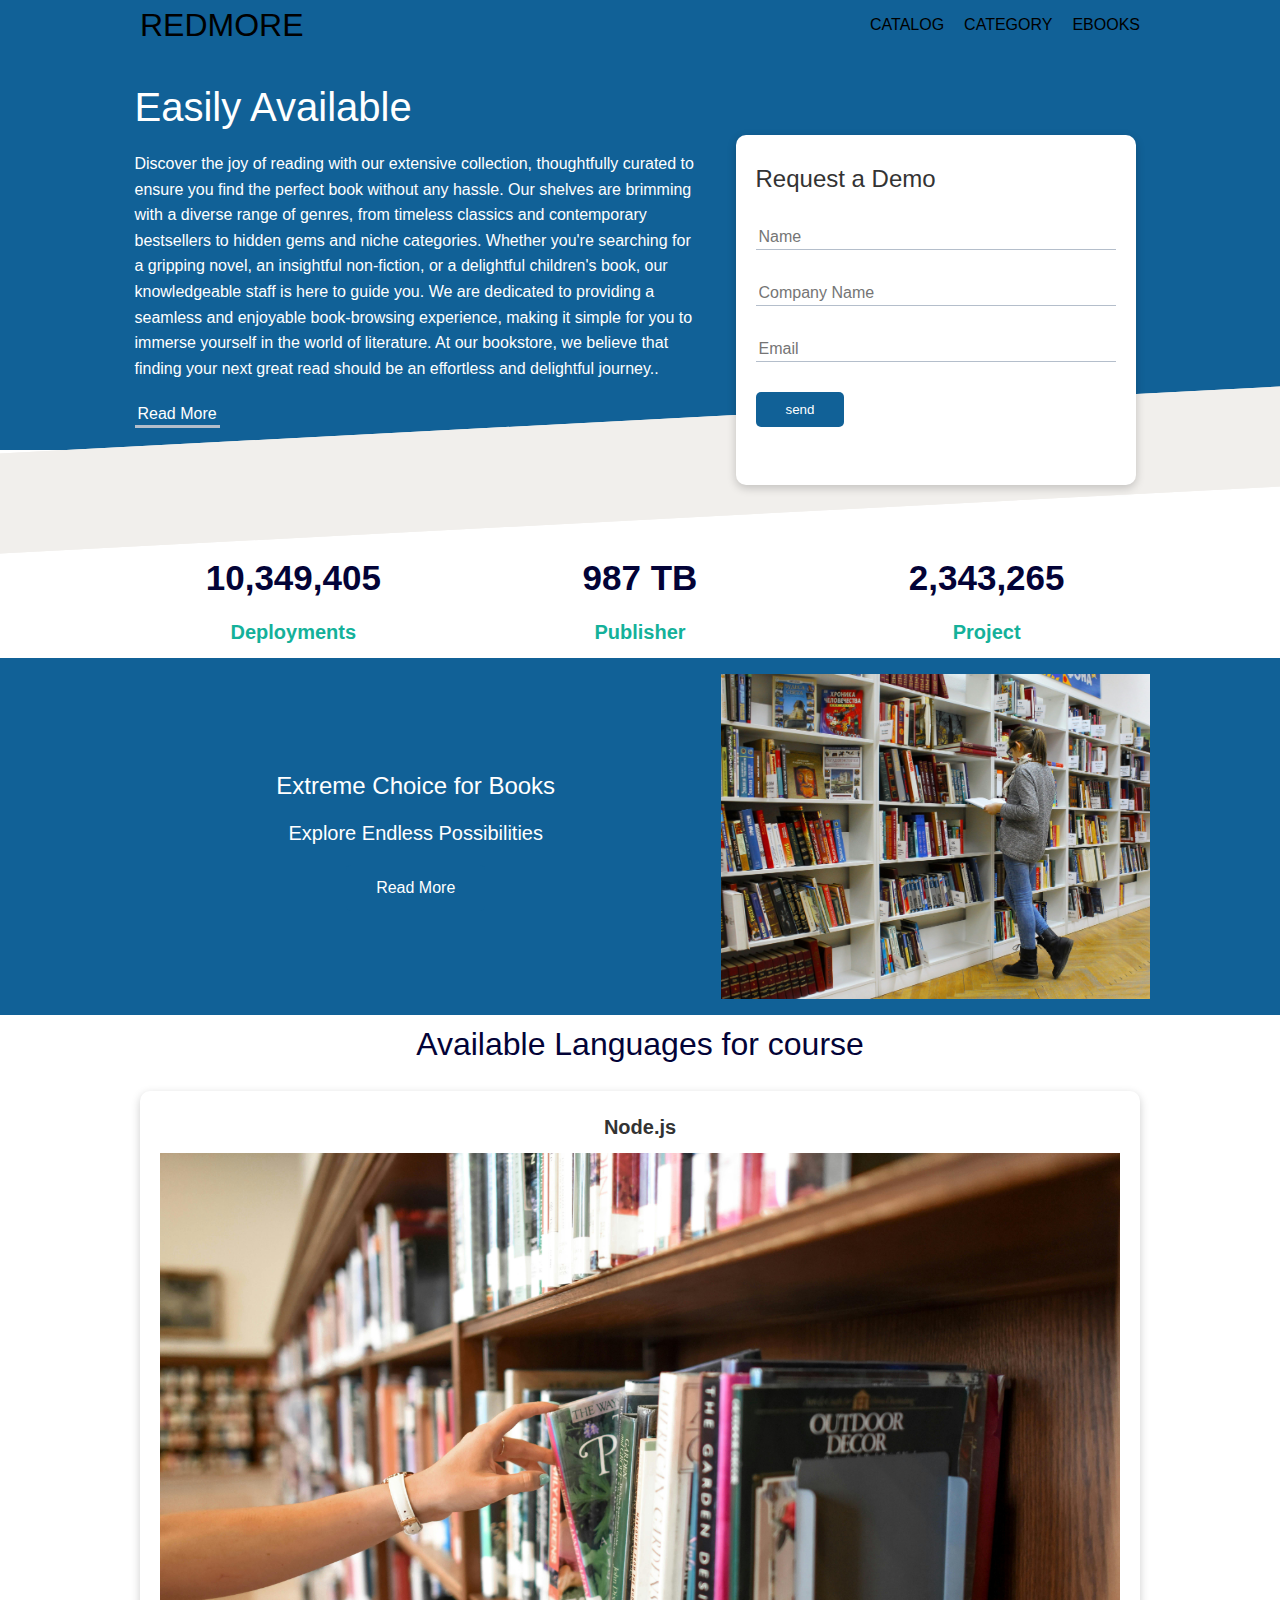
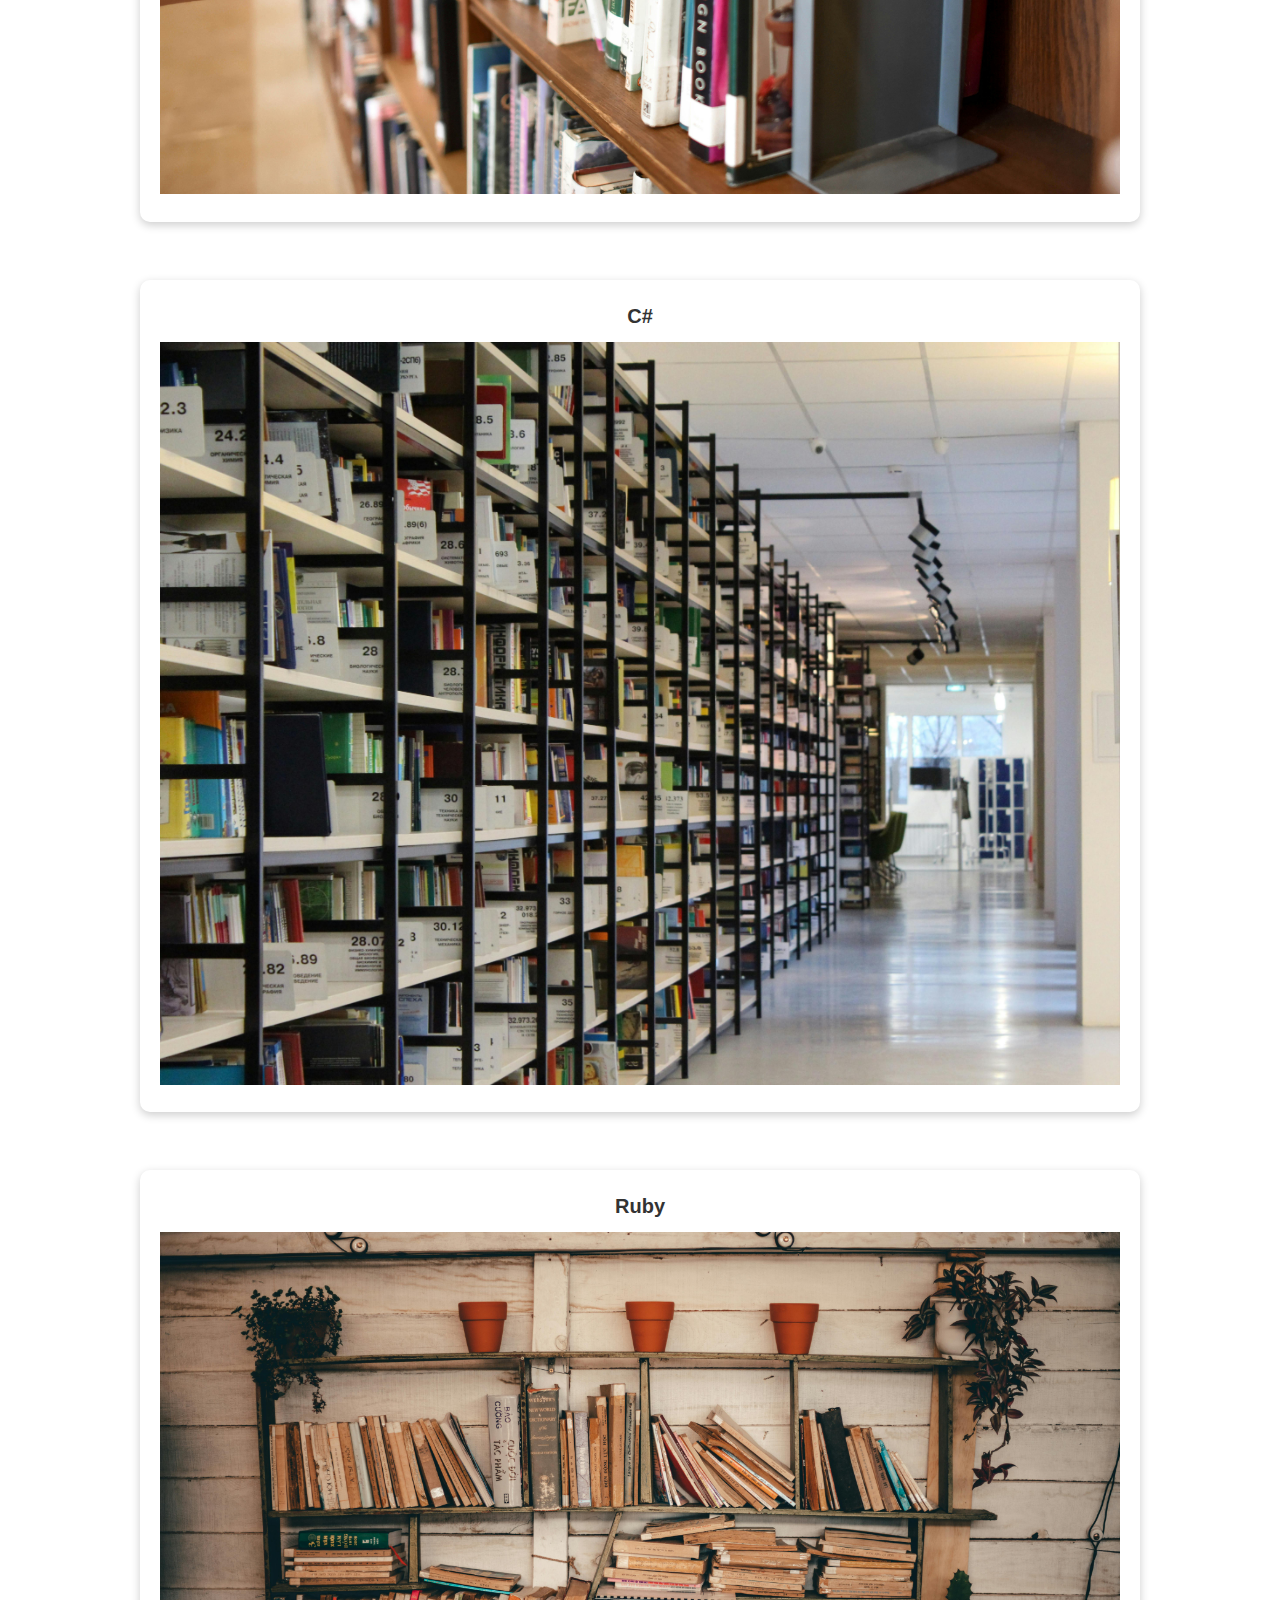
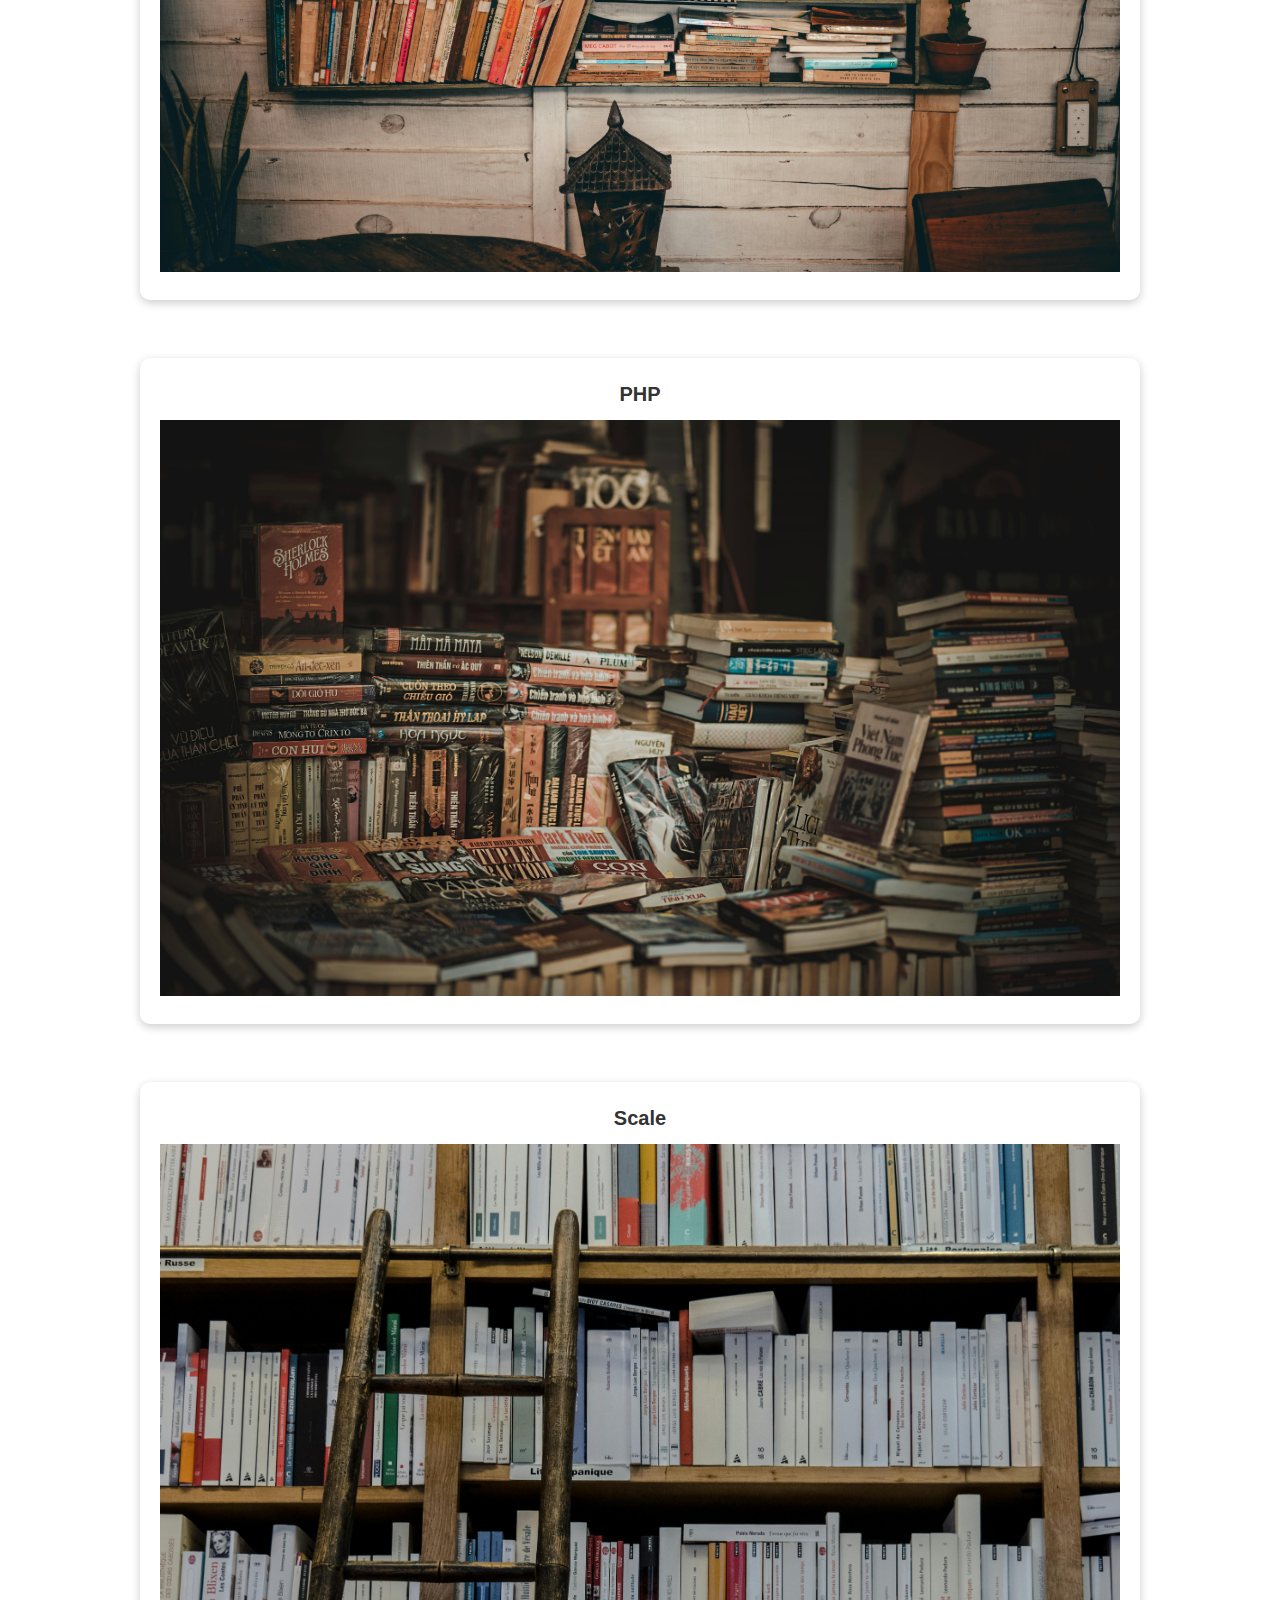
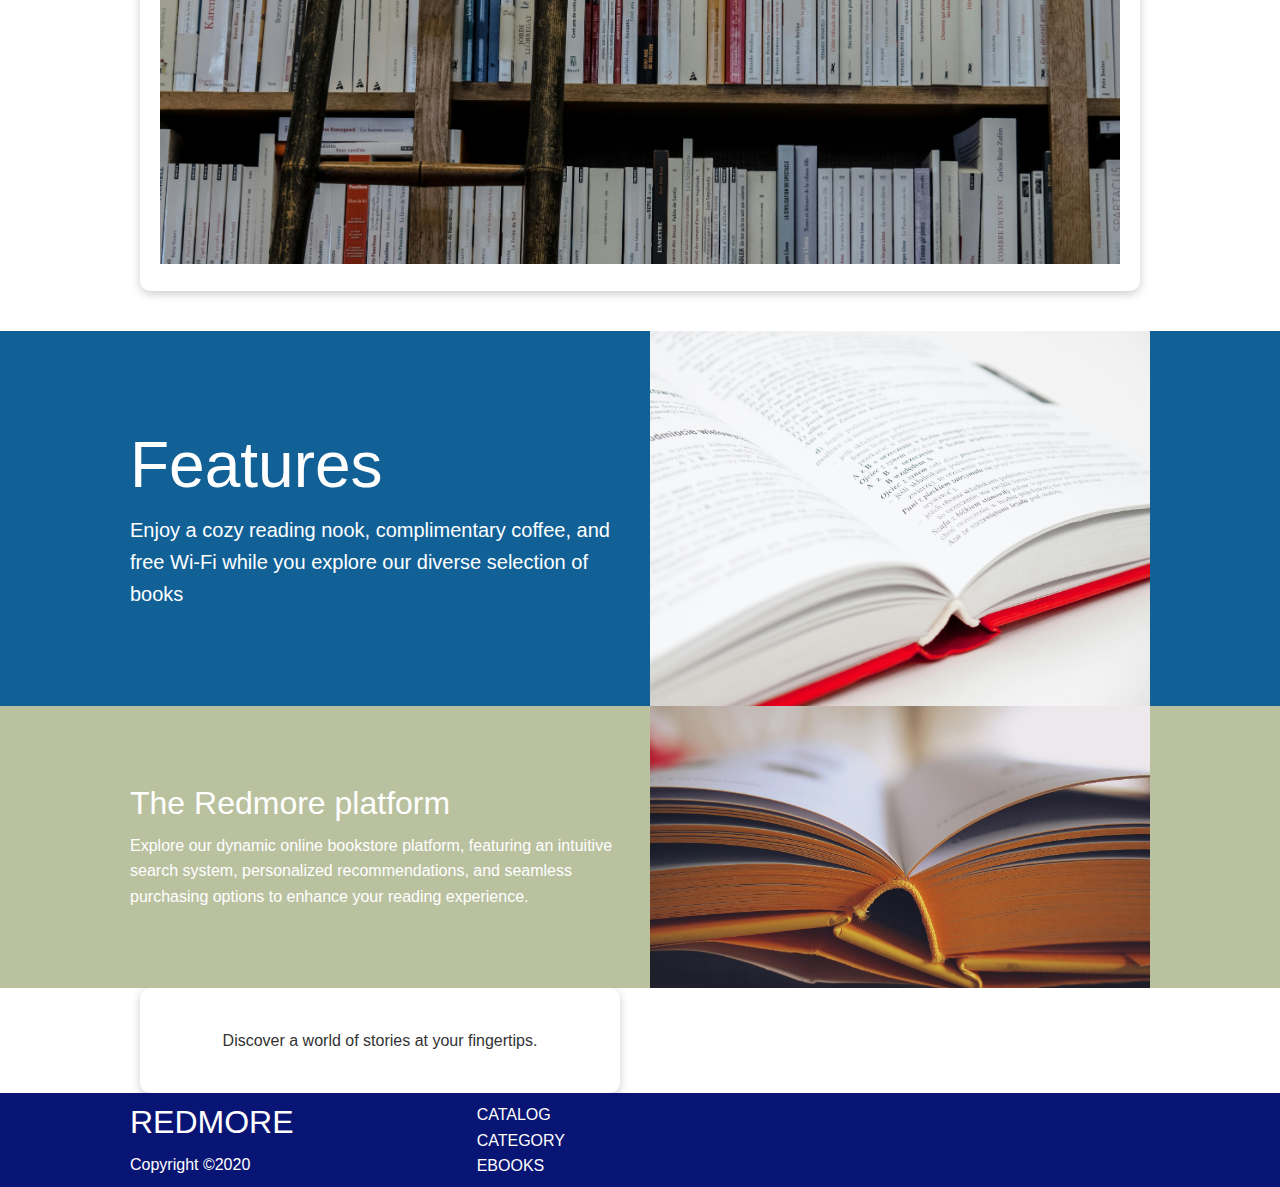
<file: index.html>
<!DOCTYPE html>
<html lang="en">

<head>
    <meta charset="UTF-8">
    <meta name="viewport" content="width=device-width, initial-scale=1.0">
    <link rel="preconnect" href="https://fonts.googleapis.com">
    <link rel="preconnect" href="https://fonts.gstatic.com" crossorigin>
    <link href="https://fonts.googleapis.com/css2?family=Ga+Maamli&display=swap" rel="stylesheet">
    <link rel="stylesheet" href="style.css">
    <link rel="stylesheet" href="utilities.css">
    <link rel="stylesheet" href="https://cdnjs.cloudflare.com/ajax/libs/font-awesome/5.15.1/css/all.min.css"
        integrity="sha512-+4zCK9k+qNFUR5X+cKL9EIR+ZOhtIloNl9GIKS57V1MyNsYpYcUrUeQc9vNfzsWfV28IaLL3i96P9sdNyeRssA=="
        crossorigin="anonymous" />
    <title>BookstoreWebpage</title>
</head>

<body>
    <div class="navbar">
        <div class="container flex">
            <h1 class="logo"><a href="index.html" >REDMORE</a></h1>
            <nav>
                <ul>
                    <li><a href="index.html">CATALOG</a></li>
                    <li><a href="CATEGORY.html">CATEGORY</a></li>
                    <li><a href="EBOOKS.html">EBOOKS</a></li>
                </ul>
            </nav>
        </div>
    </div>

    <section class="showcase">
        <div class="container grid">
            <div class="showcase-text">
                <h1>Easily Available</h1>
                <p>Discover the joy of reading with our extensive collection, thoughtfully curated to ensure you find the perfect book without any hassle. Our shelves are brimming with a diverse range of genres, from timeless classics and contemporary bestsellers to hidden gems and niche categories. Whether you're searching for a gripping novel, an insightful non-fiction, or a delightful children's book, our knowledgeable staff is here to guide you. We are dedicated to providing a seamless and enjoyable book-browsing experience, making it simple for you to immerse yourself in the world of literature. At our bookstore, we believe that finding your next great read should be an effortless and delightful journey..</p>
                <a href="CATEGORY.html" class="btn-outline">Read More</a>
            </div>
            <div class="showcase-form card">
                <h2>Request a Demo</h2>
                <form>
                    <div class="form-control">
                        <input type="text" name="name" placeholder="Name" required>
                    </div>
                    <div class="form-control">
                        <input type="text" name="company" placeholder="Company Name" required>
                    </div>
                    <div class="form-control">
                        <input type="email" name="email" placeholder="Email" required>
                    </div>

                    <input type="submit" value="send" class="btn btm-primary">
            
            </form>
        </div>
        </div>
    </section>
    <section class="stats">
        <div class="container">
            
            <div class="grid grid-3 text-center my-4">
                <div> <i class="fas fa-server fa-3x"></i>
                    <h3>10,349,405</h3>
                    <p class="text-secondary">Deployments</p>
                </div>
                <div><i class="fas fa-upload fa-3x"></i>
                    <h3>987 TB</h3>
                    <p class="text-secondary">Publisher</p>
                </div>
                <div>
                    <i class="fas fa-folder-open fa-3x"></i>
                    <h3>2,343,265</h3>
                    <p class="text-secondary">Project</p>
                </div>
            </div>
        </div>

    </section>
    

    <section class="cloud bg-primary my-2 py-2 ">
        <div class="container grid">
            <div class="text-center">
                <h2 class="lg"> Extreme Choice for Books</h2>
                <p class="lead my-1">Explore Endless Possibilities</p>
                <a href="CATEGORY.html" class="btn btm-dark">Read More</a>
            </div>
            <img src="./lib2.jpg" alt=" ">
        </div>
    </section>

    <section class="languages">
        <h2 class="md text-center my-2">
            Available Languages for course
        </h2>
        <div class="container flex">
            <div class="card">
                <h4>Node.js</h4>
                <img src="./lib3.jpg" alt="">
            </div>
            <div class="card">
                <h4>C#</h4>
                <img src="./lib4.jpg" alt="">
            </div>
            <div class="card">
                <h4>Ruby</h4>
                <img src="./lib5.jpg" alt="">
            </div>
            <div class="card">
                <h4>PHP</h4>
                <img src="./lib6.jpg" alt="">
            </div>
            <div class="card">
                <h4>Scale</h4>
                <img src="./lib7.jpg" alt="">
            </div>

        </div>
        </div>
    </section>
<section class="features-head bg-primary py-3">
    <div class="container grid">
        <div>
            <h1 class="xl">Features</h1>
            <p class="lead">
                Enjoy a cozy reading nook, complimentary coffee, and free Wi-Fi while you explore our diverse selection of books
            </p>
        </div>
        <img src="./lib8.jpg" alt="">
    </div>
</section>

<section class="features-sub-head bg-light py-3">
    <div class="container grid">
        <div>
            <h1 class="md">The Redmore platform </h1>
            <p >
                Explore our dynamic online bookstore platform, featuring an intuitive search system, personalized recommendations, and seamless purchasing options to enhance your reading experience.
            </p>
        </div>
        <img src="./lib9.jpg" alt="">
    </div>
    </div>
</section>
<section class="featurs-main my-2">
    <div class="container grid">
        <div class="card flex">
            <i class="fas fa-server fa-3x"></i>
            <p>Discover a world of stories at your fingertips.
               
            </p>
        </div>
    </div>
</section>
    
    

    <footer class="footer bg-dark py-5">
        <div class="container grid grid-3">
            <div>
                <h1>REDMORE</h1>
                <p>Copyright &copy;2020</p>
            </div>
            <nav>
                <ul>
                    <li><a href="index.html">CATALOG</a></li>
                    <li><a href="CATEGORY.html">CATEGORY</a></li>
                    <li><a href="EBOOKS.html">EBOOKS</a></li>
                </ul>
            </nav>
            <div class="social">
                <a href="#"><i class="fab fa-github fa-2x"></i></a>
                <a href="#"><i class="fab fa-facebook fa-2x"></i></a>
                <a href="#"><i class="fab fa-instagram fa-2x"></i></a>
                <a href="#"><i class="fab fa-twitter fa-2x"></i></a>
            </div>
        </div>
    </footer>

</body>

</html>
</file>
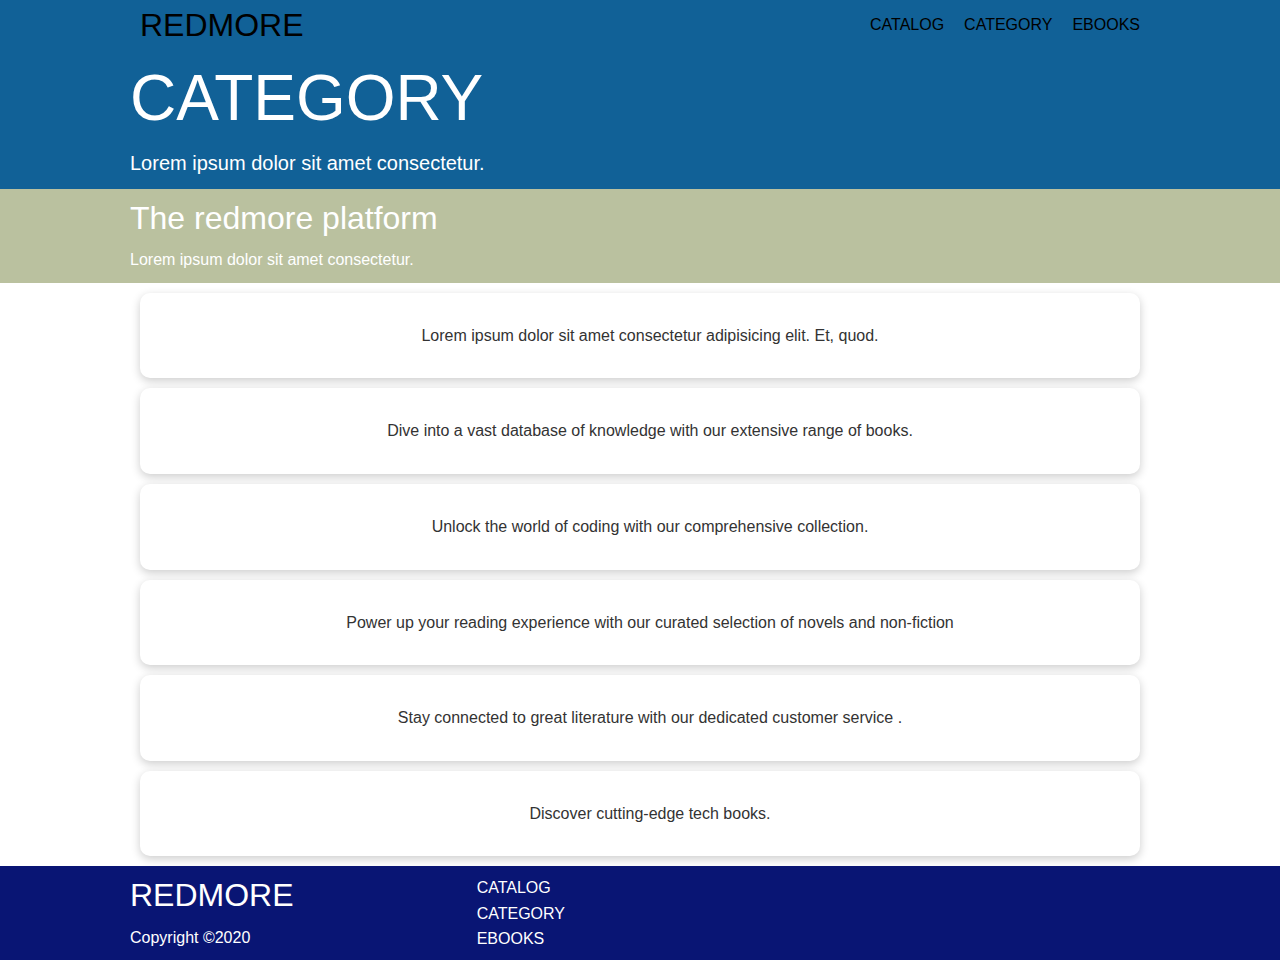
<file: CATEGORY.html>
<!DOCTYPE html>
<html lang="en">

<head>
    <meta charset="UTF-8">
    <meta name="viewport" content="width=device-width, initial-scale=1.0">
    <link rel="preconnect" href="https://fonts.googleapis.com">
    <link rel="preconnect" href="https://fonts.gstatic.com" crossorigin>
    <link href="https://fonts.googleapis.com/css2?family=Ga+Maamli&display=swap" rel="stylesheet">
    <link rel="stylesheet" href="style.css">
    <link rel="stylesheet" href="utilities.css">
    <link rel="stylesheet" href="https://cdnjs.cloudflare.com/ajax/libs/font-awesome/5.15.1/css/all.min.css"
        integrity="sha512-+4zCK9k+qNFUR5X+cKL9EIR+ZOhtIloNl9GIKS57V1MyNsYpYcUrUeQc9vNfzsWfV28IaLL3i96P9sdNyeRssA=="
        crossorigin="anonymous" />
    <title>BookstoreWebpage</title>
</head>
<body>
    <div class="navbar">
        <div class="container flex">
            <h1 class="logo"><a href="index.html" >REDMORE</a></h1>
            <nav>
                <ul>
                    <li><a href="index.html">CATALOG</a></li>
                    <li><a href="CATEGORY.html">CATEGORY</a></li>
                    <li><a href="EBOOKS.html">EBOOKS</a></li>
                </ul>
            </nav>
        </div>
    </div>
    <section class="CATEGORY-head bg-primary py-3">
        <div class="container grid">
            <div>
                <h1 class="xl">CATEGORY</h1>
                <p class="lead">
                    Lorem ipsum dolor sit amet consectetur.
                </p>
            </div>
            
        </div>
    </section>



    
    
    <section class="CATEGORY-sub-head bg-light py-3">
        <div class="container grid">
            <div>
                <h1 class="md">The redmore platform</h1>
                <p >
                    Lorem ipsum dolor sit amet consectetur.
                </p>
            </div>
            
        </div>
        
    </section>
    <section class="CATEGORY-main my-2">
        <div class="container grid-3">
            <div class="card flex">
                <i class="fas fa-server fa-3x"></i>
                <p>Lorem ipsum dolor sit amet consectetur adipisicing elit. Et, quod.</p>
            </div>
    
    
             <div class="card flex">
            <i class="fas fa-network-wired fa-3x"></i>
            <p>Dive into a vast database of knowledge with our extensive range of books.</p>
        </div>
        <div class="card flex">
            <i class="fas fa-laptop-code fa-3x"></i>
            <p>Unlock the world of coding with our comprehensive collection.</p>
        </div>
        <div class="card flex">
            <i class="fas fa-database fa-3x"></i>
            <p>Power up your reading experience with our curated selection of novels and non-fiction </p>
        </div>
        <div class="card flex">
            <i class="fas fa-power-off fa-3x"></i>
            <p>Stay connected to great literature with our dedicated customer service .</p>
        </div>
        <div class="card flex">
            <i class="fas fa-power-off fa-3x"></i>
            <p>Discover cutting-edge tech books.</p>
        </div>
        
        </div>
    </section>

    <footer class="footer bg-dark py-5">
        <div class="container grid grid-3">
            <div>
                <h1>REDMORE</h1>
                <p>Copyright &copy;2020</p>
            </div>
            <nav>
                <ul>
                    <li><a href="index.html">CATALOG</a></li>
                    <li><a href="CATEGORY.html">CATEGORY</a></li>
                    <li><a href="EBOOKS.html">EBOOKS</a></li>
                </ul>
            </nav>
            <div class="social">
                <a href="#"><i class="fab fa-github fa-2x"></i></a>
                <a href="#"><i class="fab fa-facebook fa-2x"></i></a>
                <a href="#"><i class="fab fa-instagram fa-2x"></i></a>
                <a href="#"><i class="fab fa-twitter fa-2x"></i></a>
            </div>
        </div>
    </footer>
</body>
</html>
</file>
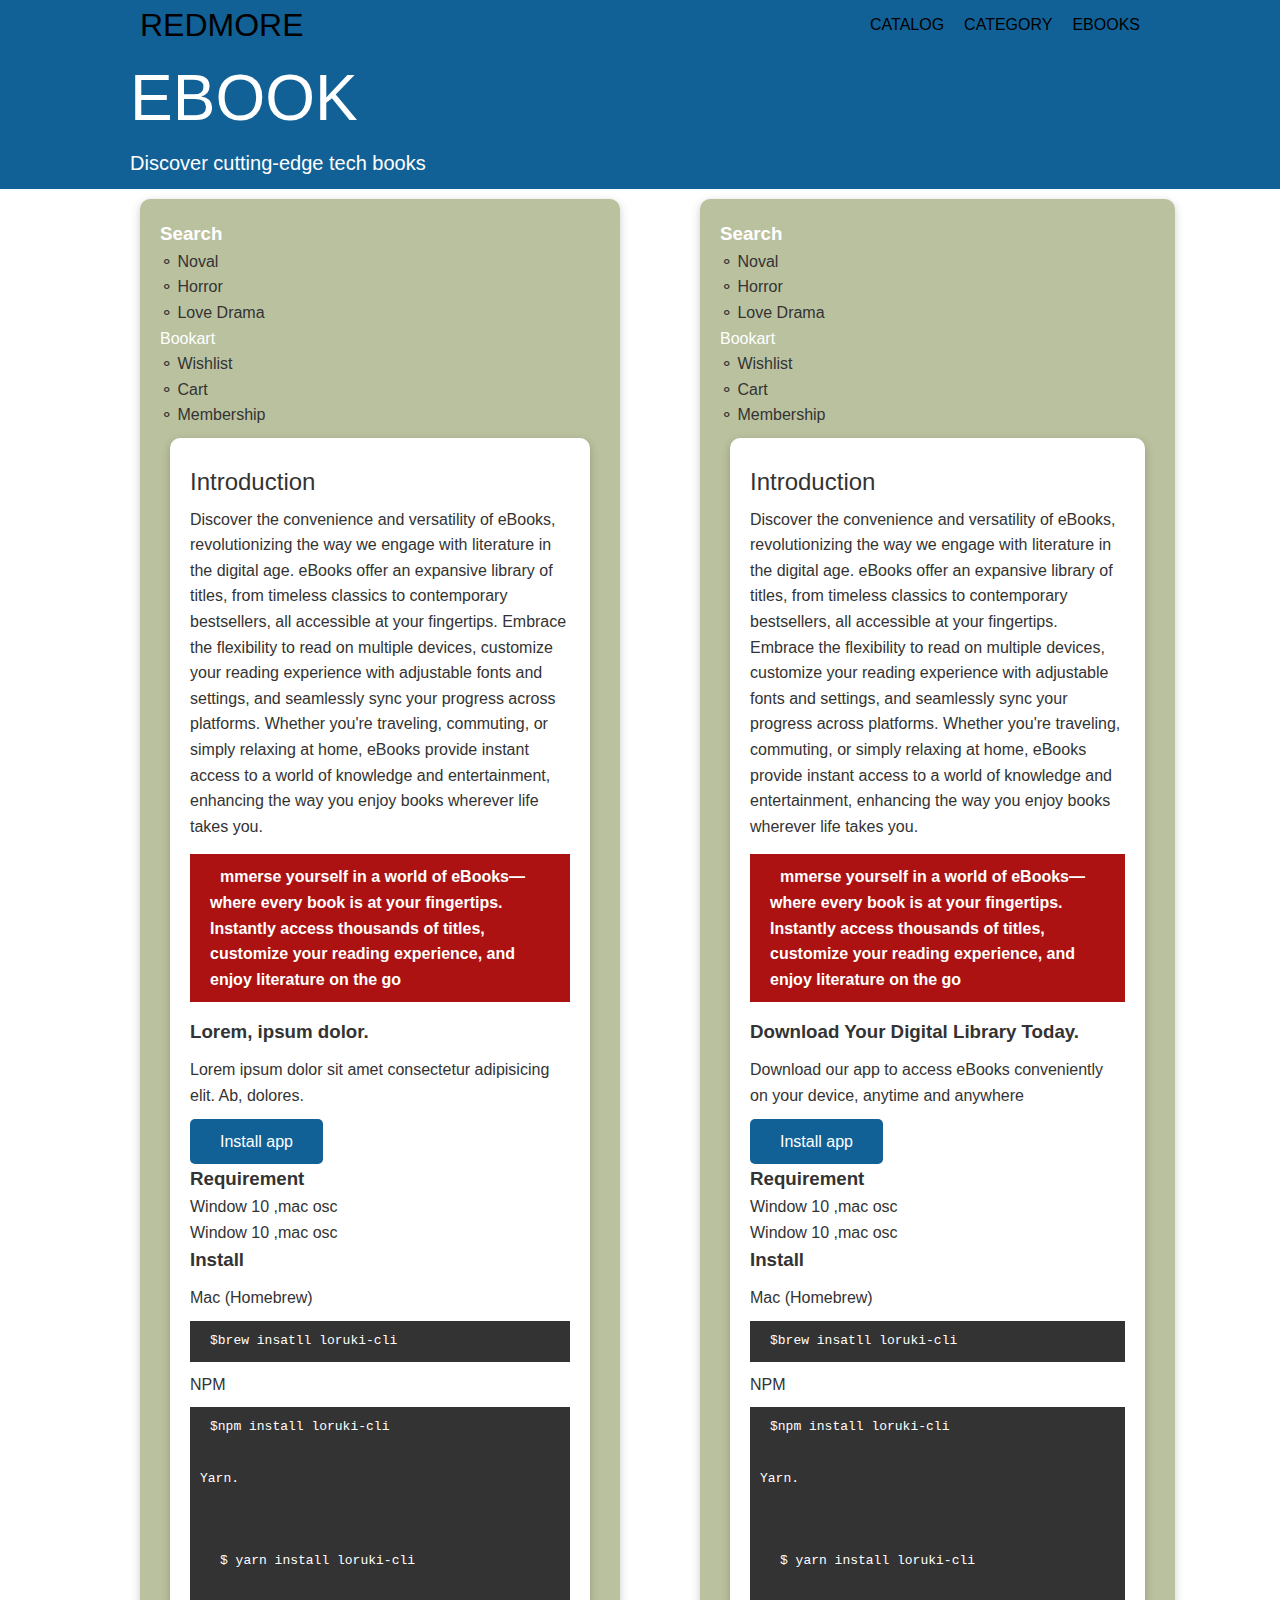
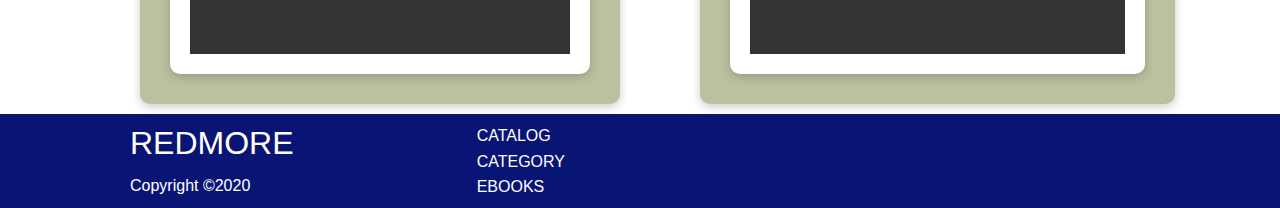
<file: EBOOKS.html>
<!DOCTYPE html>
<html lang="en">

<head>
    <meta charset="UTF-8">
    <meta name="viewport" content="width=device-width, initial-scale=1.0">
    <link rel="preconnect" href="https://fonts.googleapis.com">
    <link rel="preconnect" href="https://fonts.gstatic.com" crossorigin>
    <link href="https://fonts.googleapis.com/css2?family=Ga+Maamli&display=swap" rel="stylesheet">
    <link rel="stylesheet" href="style.css">
    <link rel="stylesheet" href="utilities.css">
    <link rel="stylesheet" href="https://cdnjs.cloudflare.com/ajax/libs/font-awesome/5.15.1/css/all.min.css"
        integrity="sha512-+4zCK9k+qNFUR5X+cKL9EIR+ZOhtIloNl9GIKS57V1MyNsYpYcUrUeQc9vNfzsWfV28IaLL3i96P9sdNyeRssA=="
        crossorigin="anonymous" />
    <title>BookstoreWebpage</title>
</head>

<body>
    <div class="navbar">
        <div class="container flex">
            <h1 class="logo"><a href="index.html">REDMORE</a></h1>
            <nav>
                <ul>
                    <li><a href="index.html">CATALOG</a></li>
                    <li><a href="CATEGORY.html">CATEGORY</a></li>
                    <li><a href="EBOOKS.html">EBOOKS</a></li>
                </ul>
            </nav>
        </div>
    </div>


    <section class="EBOOK-head bg-primary py-3">
        <div class="container grid">
            <div>
                <h1 class="xl">EBOOK</h1>
                <p class="lead">
                    Discover cutting-edge tech books
                </p>
            </div>

        </div>
    </section>

    <section class="EBOOKS-main my-4">
        <div class="container grid">
            <div class="card bg-light p-3">
                <h3 class="my-2">Search</h3>
                <nav>
                    <ul>
                        <li><a class="text" href="#">&#9900; Noval</a></li>
                        <li><a href="#">&#9900; Horror</a></li>
                        <li><a href="#">&#9900; Love Drama</a></li>

                    </ul>
                </nav>Bookart</h3>
                <nav>
                    <ul>
                        <li><a href="#">&#9900; Wishlist</a></li>
                        <li><a href="#">&#9900; Cart</a></li>
                        <li><a href="#">&#9900; Membership</a></li>

                    </ul>
                </nav>
                <div class="card">
                    <h2>Introduction</h2>
                    <p>Discover the convenience and versatility of eBooks, revolutionizing the way we engage with literature in the digital age. eBooks offer an expansive library of titles, from timeless classics to contemporary bestsellers, all accessible at your fingertips. Embrace the flexibility to read on multiple devices, customize your reading experience with adjustable fonts and settings, and seamlessly sync your progress across platforms. Whether you're traveling, commuting, or simply relaxing at home, eBooks provide instant access to a world of knowledge and entertainment, enhancing the way you enjoy books wherever life takes you.</p>
                    <div class="alert alert-success">
                        <i class="fas fa-info"></i>mmerse yourself in a world of eBooks—where every book is at your fingertips. Instantly access thousands of titles, customize your reading experience, and enjoy literature on the go

                    </div>
                    <h3>Lorem, ipsum dolor.</h3>
                    <p>Lorem ipsum dolor sit amet consectetur adipisicing elit. Ab, dolores.</p>
                    <a href="#" class="btn btn-primary"> Install app</a>
                    <h3>Requirement</h3>
                    <ul>
                        <li>
                            Window 10 ,mac osc
                        </li>
                        <li>
                            Window 10 ,mac osc
                        </li>
                    </ul>
                    <h3>Install</h3>
                    <p>Mac (Homebrew)</p>
                    <pre><code>$brew insatll loruki-cli</code></pre>
                    <p>NPM</p>
                    <pre><code>$npm install loruki-cli</code>
                    <p>Yarn.</p>
                <pre><code>$ yarn install loruki-cli</code></pre>

                </div>
            </div>

            <div class="container grid2">
                <div class="card bg-light p-3">
                    <h3 class="my-2">Search</h3>
                    <nav>
                        <ul>
                            <li><a class="text" href="#">&#9900; Noval</a></li>
                            <li><a href="#">&#9900; Horror</a></li>
                            <li><a href="#">&#9900; Love Drama</a></li>

                        </ul>
                    </nav>Bookart</h3>
                    <nav>
                        <ul>
                            <li><a href="#">&#9900; Wishlist</a></li>
                            <li><a href="#">&#9900; Cart</a></li>
                            <li><a href="#">&#9900; Membership</a></li>

                        </ul>
                    </nav>
                    <div class="card">
                        <h2>Introduction</h2>
                        <p>Discover the convenience and versatility of eBooks, revolutionizing the way we engage with literature in the digital age. eBooks offer an expansive library of titles, from timeless classics to contemporary bestsellers, all accessible at your fingertips. Embrace the flexibility to read on multiple devices, customize your reading experience with adjustable fonts and settings, and seamlessly sync your progress across platforms. Whether you're traveling, commuting, or simply relaxing at home, eBooks provide instant access to a world of knowledge and entertainment, enhancing the way you enjoy books wherever life takes you.</p>
                        <div class="alert alert-success">
                            <i class="fas fa-info"></i>mmerse yourself in a world of eBooks—where every book is at your fingertips. Instantly access thousands of titles, customize your reading experience, and enjoy literature on the go

                        </div>
                        <h3>Download Your Digital Library Today.</h3>
                        <p>Download our app to access eBooks conveniently on your device, anytime and anywhere</p>
                        <a href="#" class="btn btn-primary"> Install app</a>
                        <h3>Requirement</h3>
                        <ul>
                            <li>
                                Window 10 ,mac osc
                            </li>
                            <li>
                                Window 10 ,mac osc
                            </li>
                        </ul>
                        <h3>Install</h3>
                        <p>Mac (Homebrew)</p>
                        <pre><code>$brew insatll loruki-cli</code></pre>
                        <p>NPM</p>
                        <pre><code>$npm install loruki-cli</code>
                        <p>Yarn.</p>
                    <pre><code>$ yarn install loruki-cli</code></pre>

                    </div>
                </div>
                



    </section>









    <!--footer-->
    <footer class="footer bg-dark py-5">
        <div class="container grid grid-3">
            <div>
                <h1>REDMORE</h1>
                <p>Copyright &copy;2020</p>
            </div>
            <nav>
                <ul>
                    <li><a href="index.html">CATALOG</a></li>
                    <li><a href="CATEGORY.html">CATEGORY</a></li>
                    <li><a href="EBOOKS.html">EBOOKS</a></li>
                </ul>
            </nav>
            <div class="social">
                <a href="#"><i class="fab fa-github fa-2x"></i></a>
                <a href="#"><i class="fab fa-facebook fa-2x"></i></a>
                <a href="#"><i class="fab fa-instagram fa-2x"></i></a>
                <a href="#"><i class="fab fa-twitter fa-2x"></i></a>
            </div>
        </div>
    </footer>
</body>

</html>
</file>
<file: style.css>
@import url("https://fonts.googleapis.com/css2?family=Ga+Maamli&display=swap");
:root{
    --primary-color: rgb(17, 97, 151);
    --secondary-color:#14b19a;
    --dark-color:#091574;
    --light-color:#bac19f;
    --success-color:rgb(172, 18, 18);
    --error-color:rgb(54, 17, 139);
}


*{
    box-sizing: border-box;
    padding: 0;
    margin: 0;
}
body{
    font-family: 'lato',sans-serif;
    color: rgb(3, 3, 55);
    line-height: 1.6;
}
ul{
    list-style-type: none;
}

a{
    text-decoration: none;
    color:#333 ;
}
h1,h2{
    font-weight:300 ;
    line-height: 1.2;
    margin: 10px 0;
}
p{
    margin: 10px 0;
}
img{
    width: 100%;
}
code,pre {
    background: #333;
    color: #fff;
    padding: 10px;
}
.hidden{
    visibility: hidden;
    height: 0;
}

.navbar{
    background-color: var(--primary-color);
    color: #fff;
    height: 50px;
}
.navbar ul{
    display: flex;
}
.navbar a{
    color:black;
    padding: 10px;
    margin: 0 px;
}
.navbar ul a:hover{
    border-bottom: 2px #fff solid;
}
.navbar .flex{
    justify-content: space-between;
}
/* showcase*/
.showcase{
    height: 400px;
    background-color: var(--primary-color);
    color: whitesmoke;
    position: relative;
}
.showcase h1{
    font-size: 40px;
}
.showcase p{
    margin: 20px 0;
}
.showcase .grid{
    overflow: visible;
    grid-template-columns: 55% auto;
    gap:30px;
    color: #fff;
    

}

.showcase-text{
    animation: slideInFromLeft 1s ease-in;
}
.showcase-text a{
    color: #fff;
    border:0;
    border-bottom: 3px solid #b4becb;
    width: 100%;
    padding: 3px;
    font-size: 16px;
}
.showcase-form{
    position: relative;
    top: 60px;
    height: 350px;
    width: 400px;
    padding: 40px;
    z-index: 100;
    justify-self: flex-end;
    animation: slideInFromRight 1s ease-in;
}
.showcase-form .form-control{
    margin: 30px 0;
}
.showcase-form input[type='text'],
.showcase-form input[type='email']{
    border:0;
    border-bottom: 1px solid #b4becb;
    width: 100%;
    padding: 3px;
    font-size: 16px;
}
.showcase-form input:focus{
    outline:none;
}

.showcase::before,
.showcase::after{
    content: '';
    position: absolute;
    height: 100px;
    bottom: -70px;
    right: 0;
    left: 0;
    background:  rgb(241, 239, 236);
    transform: skewY(-3deg);
    -webkit-transform: skewY(-3deg);
    -moz-transform: skewY(-3deg);
    -ms-transform: skewY(-3deg);

}
.stats{
    padding-top: 100px;
    animation: slideInFromBotton 1s ease-in;
}


.stats-heading{
    max-width: 500px;
    margin: auto;
}

.stats .grid h3{
    font-size: 35px;
     
}
.stats .grid p {
    font-size: 20px;
    font-weight: bold;
}

.cli .grid{
    grid-template-columns: repeat(3,1fr);
    grid-template-rows: repeat(2,1fr);
}
.cli .grid > *:first-child {
    grid-column:1/span 2;
    grid-row: 1/span 2;

}
.cloud .grid {
    grid-template-columns: 4fr 3fr;
}
.languages .flex{
    flex-wrap: wrap;

}

.languages .card{
    text-align: center;
    margin:18px 10px 40px;
    transition:transform 0.2s ease-1;
}
.languages .card h4 {
    font-size: 20px;
    margin-bottom: 10px;
}

.languages .card:hover {
    transform: translateY(-15px);
}

.CATEGORY-head img ,
.EBOOK-head img {
    width: 200px;
    justify-self: flex-end;
}
.CATEGORY-sub-head img{
    width: 300px;
    justify-self: flex-end;
}
.CATEGORY-main .card >i{
    margin-right: 20px;
}


.CATEGORY-main .grid {
    padding:30px;
}
.CATEGORY-main .grid >*:first-child {
    grid-column: 1/span 3;
}
.CATEGORY-main .grid > *:nth-child(2) {
    grid-column:1/span 2;
}
.EBOOKs-main h3{
    margin: 20px 0;
}
.EBOOKS-main .grid {
    grid-template-columns: 1fr 1fr;
    align-items: flex-start;
    width: 100% ;

}
.EBOOKS-main .grid2{
    grid-template-columns: 1fr 1fr;
    align-items: flex-start;
    width: 115%;
    grid-gap: 10px;

}


.EBOOKs-main nav li {
    font-size: 17px;
    padding-bottom: 5px;
    margin-bottom: 5px;
    border-bottom: 1px #ccc solid;
}
.EBOOKS-main a:hover{
    font-weight: bold;
}
.footer .social a{
    margin: 0 10px;
}
.fa-github:hover{
    color: #000000;
}
.fa-facebook:hover{
    color: #1773EA;
}
.fa-instagram:hover{
    color: #B32E87;
}
.fa-twitter:hover{
    color: #1C9CEA;
}
@keyframes slindeInFromLeft {
    0% {
        transform: translateX(-100%);
    }
    100%{
        transform: translateX(0);
    }
}
@keyframes slindeInFromRight{
    0%{
        transform: translateX(-100%);
    }
    100%{
        transform: translateX(-100%);
    }
}
@keyframes slindeInFromTop{
    0%{
        transform: translateY(-100%);
    }
    100%{
        transform: translateX(-100%);
    }
}
@keyframes slindeInFromBottom{
    0%{
        transform: translateY(100%);
    }
    100%{
        transform: translateX(-100%);
    }
}
@media (max-width:100px){
    .showcase-form{
        width: 340px;
    }
}

@media (max-width:768px)
{
    .grid,
    .showcase .grid,
    .stats .grid,
    .cli .grid,
    .cloud .grid ,
    .CATOGORY-main .grid,
    .EBOOKS-main .grid{
        grid-template-columns: 1fr;
        grid-template-rows: 1fr;
    }
    .showcase {
        height: auto;
    }
    .show-text {
        text-align: center;
        margin-top: 40px;
        animation: slideInFromTop 1s ease-in;

    }
    .showcase-form {
        justify-self: center;
        margin:auto ;
        animation: slideInFromBottom 1s ease-in;
       }
       .cli .grid >*:first-child {
        grid-column: 1;
        grid-row: 1;
       }
       .CATEGORY-head,
       .CATEGORY-sub-head,
       .CATEGORY-head {
        text-align: center;
       }
       .CATEGORY-head img,
       .CATEGORY-sub-head img,
       .CATEGORY-head img {
        justify-self: center;
       }
       .CATEGORY-main .grid > *:first-child,
       .CATEGORY-main  .grid >*:nth-child(2) 
       {
        grid-column: 1;
       }


}


@media (max-width:500px) {
    .navbar {
        height: 110px;
    }

    .navbar .flex {
        flex-direction: column;
    }
    .navbar ul {
        padding:10px;
        background-color: black;
    }

    .showcase-form {
        width: 300px;
    }
}
</file>
<file: utilities.css>
.container{
    max-width:1100px;
    margin: 0 auto;
    overflow: auto;
    padding: 0 40px;
}
.card{
    background-color: #fff;
    color: #333;
    border-radius: 10px;
    box-shadow: 0 3px 10px rgba(0, 0,0, 0.2);
    padding: 20px;
    margin: 10px;
}
.btn{
    display:inline-block;
    padding: 10px 30px;
    cursor: pointer;
    background: var(--primary-color);
    color: #fff;
    border: none;
    border-radius: 5px;
}
.btn-outline {
    background-color: transparent;
    border: 1px #fff solid;

}
.btn:hover {
    transform: scale(.98);
}
.bg-primary, 
.btn-primary{
    background-color: var(--primary-color);
    color: #fff; ;

}
.bg-secondary, 
.btn-secondary{
    background-color: var(--secondary-color);
    color: #fff; ;

}
 
.bg-dark,
.btn-dark{
    background-color: var(--dark-color);
    color: #fff; ;

}
 
.bg-light, 
.btn-light{
    background-color: var(--light-color);
    color: #fff; ;

}

.bg-primary a,
.btn-primary a,
.bg-secondary a,
.btn-secondary a,
.bg-dark a,
.btn-dark a {
    color: #fff;
}

.text-primary{
    color: var(--primary-color);
}
.text-secondary{
    color: var(--secondary-color);
}
.text-dark{
    color: var(--dark-color);
}
.text-light{
    color: var(--light-color);
}



.lead{
    font-size: 20px;
}
.sm{
    font-size: 1rem;
}
.md{
    font-size: 2rem;
}
.xl{
    font-size: 4rem;
}
 
.text-center{
    text-align: center;
}
.alert {
    background-color: var(--light-color);
    padding: 10px 20px;
    font-weight: bold;
    margin: 15px 0;
}
.alert i{
    margin-right: 10px;
}
.alert-success {
    background-color: var( --success-color);
    color: #fff;
}
.alert-error {
    background-color: var(--error-color);
    color: #fff;
}

.flex{
    display: flex;
    justify-content: center;
    align-items: center;
    height: 100%;
}
.grid {
    display: grid;
    grid-template-columns:repeat(2,1fr) ;
    gap:20px;
    justify-content: center;
    align-items: center;
    height: 100%;
}
.grid-3 {
    grid-template-columns: repeat(3,1fr);

}

.my-1 {
    margin:1rem 0;
}

.my-2 {
    margin: 1.5 rem 0;
}
.my-3{
    margin: 2 rem 0;
}
.my-4{
    margin: 3 rem 0;
}
.my-5 {
    margin: 4 rem 0;
}

.m-1 {
    margin:1rem ;
}

.m-2 {
    margin: 1.5rem ;
}
.m-3 {
    margin: 2 rem ;
}
.m-4 {
    margin: 3 rem ;
}
.m-5 {
    margin: 4 rem ;
}



.py-1 {
    padding:1rem 0;
}

.py-2 {
    padding: 1rem 0;
}
.py-3 {
    padding: 2 rem 0;
}
.py-4 {
    padding: 3 rem 0;
}
.py-5 {
    padding: 4 rem 0;
}

.p-1{
    padding: 1 rem;
}
.p-2{
    padding: 1.5 rem;
}
.p-3{
    padding: 2 rem;
}
.p-4{
    padding: 3 rem;
}
.p-5{
    padding: 4 rem;
}
</file>
